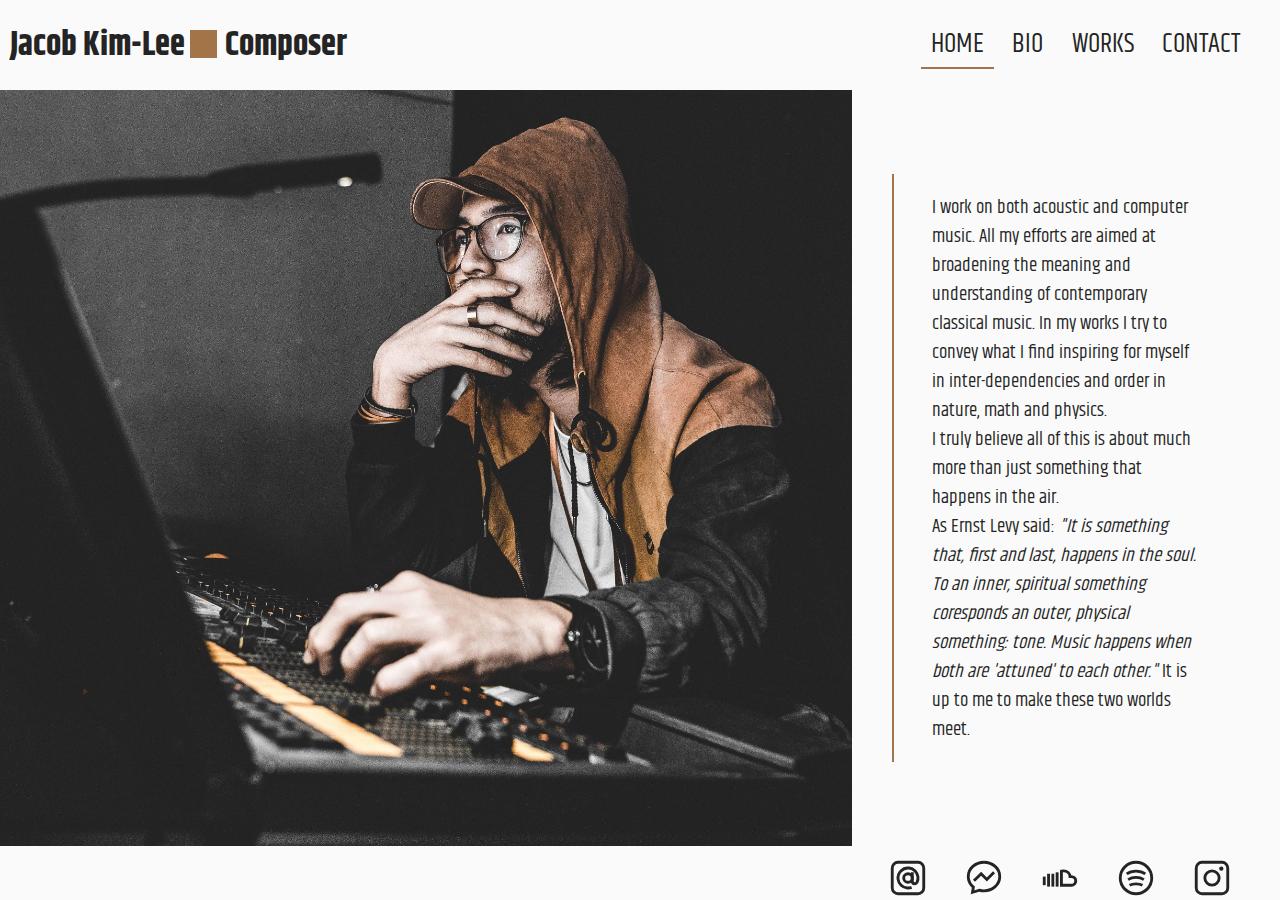
<file: index.html>
<!DOCTYPE html>
<html lang="en">
  <head>
    <meta charset="UTF-8" />
    <meta name="viewport" content="width=device-width, initial-scale=1.0" />
    <link rel="stylesheet" href="styles/base.css" />
    <link rel="icon" href="favicon.png" />
    <link
      as="style"
      rel="stylesheet preload prefetch"
      href="https://fonts.googleapis.com/css2?family=Khand:wght@300&display=swap"
      type="text/css"
    />
    <title>Jacob Kim-Lee Official Website</title>
  </head>
  <body>
    <header>
      <a href="index.html" class="logo">
        <div class="logo__box">
          <h1 class="logo__type logo__type--name">Jacob Kim-Lee</h1>
          <h1 class="logo__type">Composer</h1>
        </div>
      </a>
      <nav>
        <a href="index.html" class="nav__link nav__link--active">HOME</a>
        <a href="bio.html" class="nav__link">BIO</a>
        <a href="works.html" class="nav__link">WORKS</a>
        <a href="contact.html" class="nav__link">CONTACT</a>
      </nav>
      <button class="burger">
        <span class="burger__box">
          <span class="burger__lines"></span>
        </span>
      </button>
    </header>
    <main class="main">
      <div class="main__img main__img--home"></div>
      <a class="scroll" href="#scroll"> <div class="scroll__arrow"></div></a>
      <div class="main__note" id="scroll">
        <div class="wrapper">
          <p>
            I work on both acoustic and computer music. All my efforts are aimed
            at broadening the meaning and understanding of contemporary
            classical music. In my works I try to convey what I find inspiring
            for myself in inter-dependencies and order in nature, math and
            physics.
            <br />I truly believe all of this is about much more than just
            something that happens in the air. <br />As Ernst Levy said:
            <span class="quote"
              >"It is something that, first and last, happens in the soul. To an
              inner, spiritual something coresponds an outer, physical
              something: tone. Music happens when both are 'attuned' to each
              other." </span
            >It is up to me to make these two worlds meet.
          </p>
        </div>
      </div>
    </main>
    <footer>
      <div class="social">
        <a
          href="https://mail.google.com/mail/"
          class="social__base64 social__base64--email"
          target="_blank"
        ></a>
        <a
          href="https://www.facebook.com/"
          class="social__base64 social__base64--facebook"
          target="_blank"
        ></a>
        <a
          href="https://soundcloud.com/"
          class="social__base64 social__base64--soundcloud"
          target="_blank"
        ></a>
        <a
          href="https://play.spotify.com/"
          class="social__base64 social__base64--spotify"
          target="_blank"
        ></a>
        <a
          href="https://www.instagram.com/"
          class="social__base64 social__base64--instagram"
          target="_blank"
          class="instagram"
        ></a>
      </div>
    </footer>
    <script src="js/app.js"></script>
  </body>
</html>
</file>
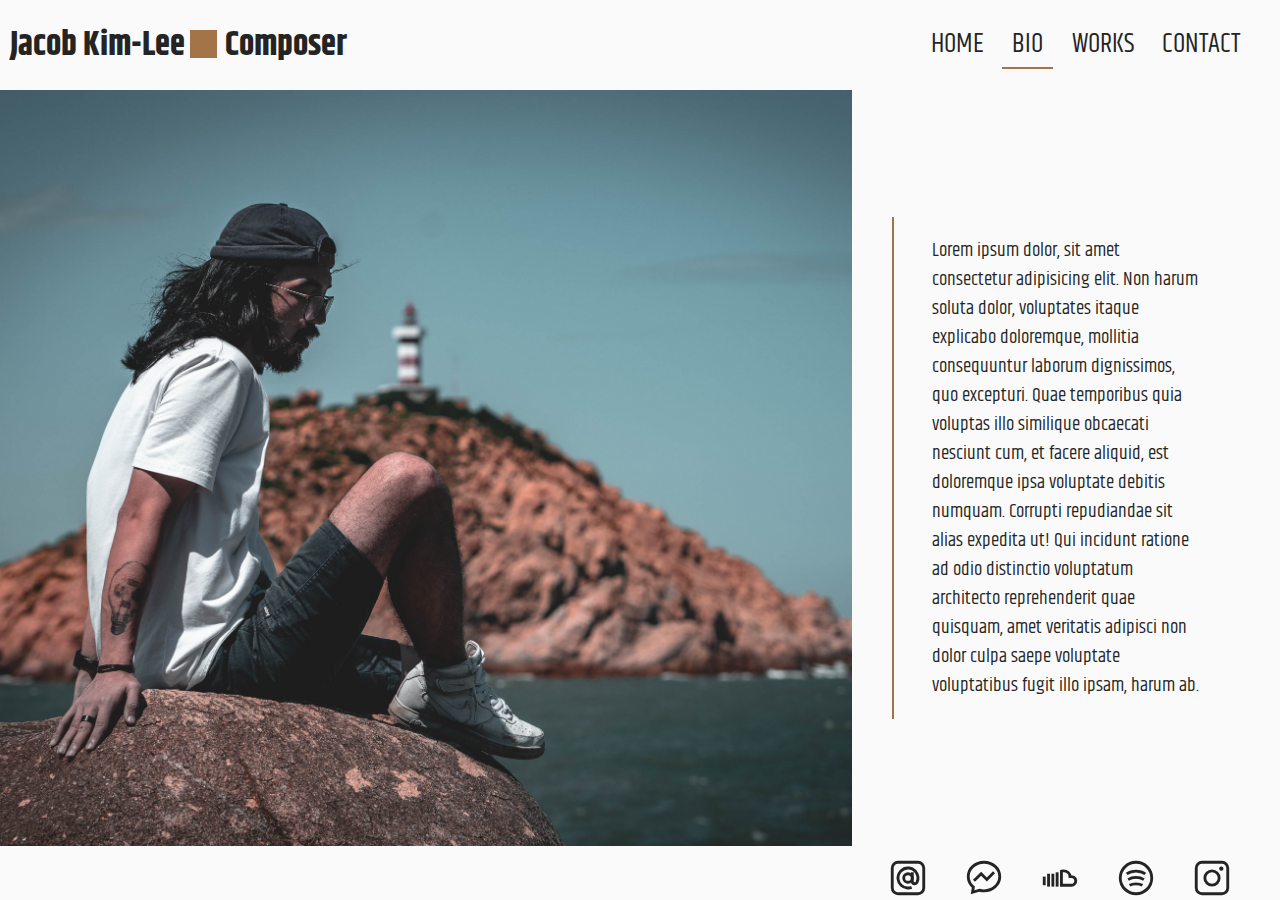
<file: bio.html>
<!DOCTYPE html>
<html lang="en">
  <head>
    <meta charset="UTF-8" />
    <meta name="viewport" content="width=device-width, initial-scale=1.0" />
    <link rel="stylesheet" href="styles/base.css" />
    <link rel="icon" href="favicon.png" />
    <link
      as="style"
      rel="stylesheet preload prefetch"
      href="https://fonts.googleapis.com/css2?family=Khand:wght@300&display=swap"
      type="text/css"
    />
    <title>Bio: Jacob Kim-Lee</title>
  </head>
  <body>
    <header>
      <a href="index.html" class="logo">
        <div class="logo__box">
          <h1 class="logo__type logo__type--name">Jacob Kim-Lee</h1>
          <h1 class="logo__type">Composer</h1>
        </div>
      </a>
      <nav>
        <a href="index.html" class="nav__link">HOME</a>
        <a href="bio.html" class="nav__link nav__link--active">BIO</a>
        <a href="works.html" class="nav__link">WORKS</a>
        <a href="contact.html" class="nav__link">CONTACT</a>
      </nav>
      <button class="burger">
        <span class="burger__box">
          <span class="burger__lines"></span>
        </span>
      </button>
    </header>
    <main class="main main--bio">
      <div class="main__img main__img--bio"></div>
      <a class="scroll" href="#scroll"> <div class="scroll__arrow"></div></a>
      <div class="main__note main__note--bio" id="scroll">
        <div class="wrapper">
          <p>
            Lorem ipsum dolor, sit amet consectetur adipisicing elit. Non harum
            soluta dolor, voluptates itaque explicabo doloremque, mollitia
            consequuntur laborum dignissimos, quo excepturi. Quae temporibus
            quia voluptas illo similique obcaecati nesciunt cum, et facere
            aliquid, est doloremque ipsa voluptate debitis numquam. Corrupti
            repudiandae sit alias expedita ut! Qui incidunt ratione ad odio
            distinctio voluptatum architecto reprehenderit quae quisquam, amet
            veritatis adipisci non dolor culpa saepe voluptate voluptatibus
            fugit illo ipsam, harum ab.
          </p>
        </div>
      </div>
    </main>
    <footer>
      <div class="social">
        <a
          href="https://mail.google.com/mail/"
          class="social__base64 social__base64--email"
          target="_blank"
        ></a>
        <a
          href="https://www.facebook.com/"
          class="social__base64 social__base64--facebook"
          target="_blank"
        ></a>
        <a
          href="https://soundcloud.com/"
          class="social__base64 social__base64--soundcloud"
          target="_blank"
        ></a>
        <a
          href="https://play.spotify.com/"
          class="social__base64 social__base64--spotify"
          target="_blank"
        ></a>
        <a
          href="https://www.instagram.com/"
          class="social__base64 social__base64--instagram"
          target="_blank"
          class="instagram"
        ></a>
      </div>
    </footer>
    <script src="js/app.js"></script>
  </body>
</html>
</file>
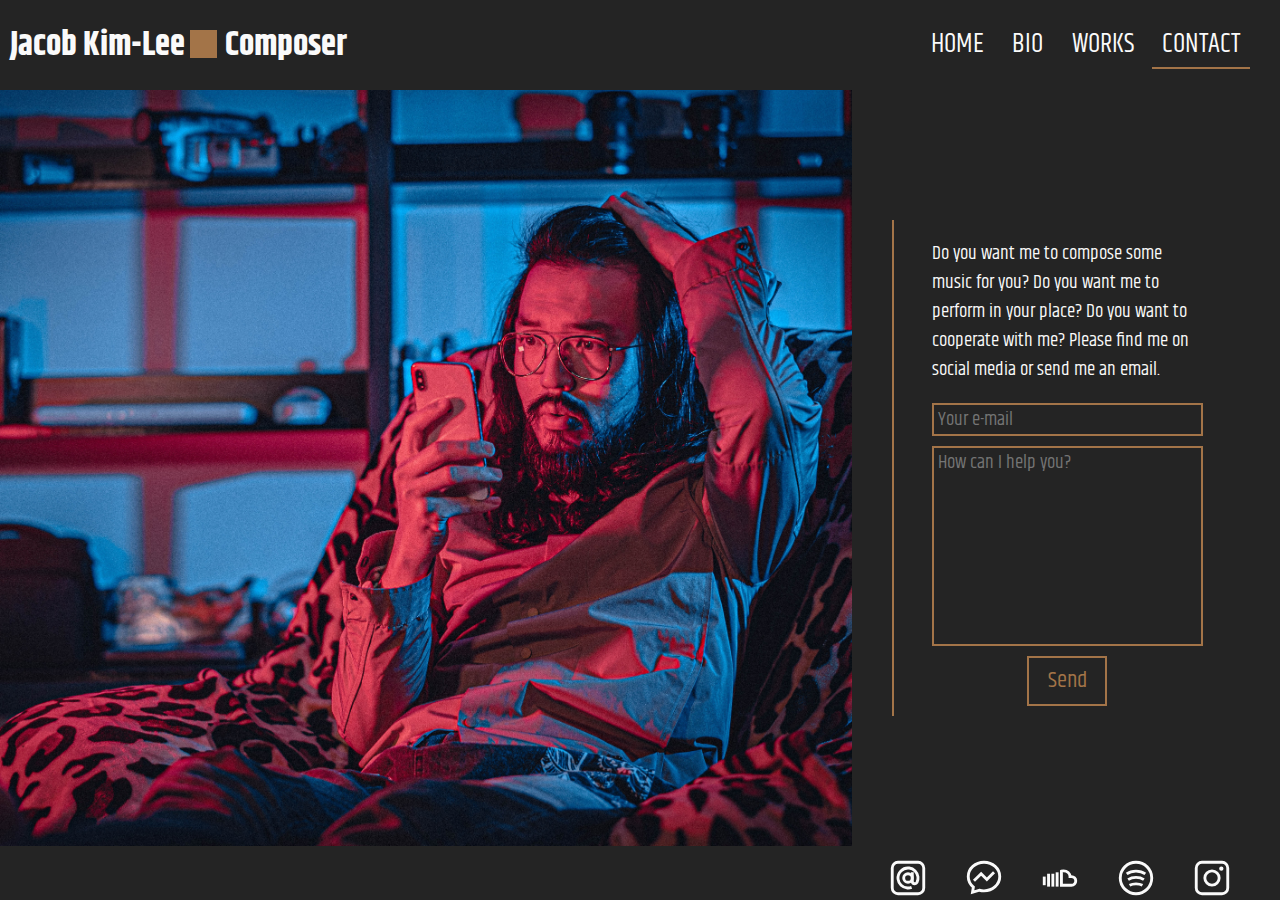
<file: contact.html>
<!DOCTYPE html>
<html lang="en">
  <head>
    <meta charset="UTF-8" />
    <meta name="viewport" content="width=device-width, initial-scale=1.0" />
    <link rel="stylesheet" href="styles/base.css" />
    <link rel="stylesheet" href="styles/contact.css" />
    <link rel="icon" href="favicon.png" />
    <script src="https://www.google.com/recaptcha/api.js" async defer></script>
    <link
      as="style"
      rel="stylesheet preload prefetch"
      href="https://fonts.googleapis.com/css2?family=Khand:wght@300&display=swap"
      type="text/css"
    />
    <title>Contact: Jacob Kim-Lee</title>
  </head>
  <body>
    <header>
      <a href="index.html" class="logo">
        <div class="logo__box">
          <h1 class="logo__type logo__type--name">Jacob Kim-Lee</h1>
          <h1 class="logo__type">Composer</h1>
        </div>
      </a>
      <nav>
        <a href="index.html" class="nav__link">HOME</a>
        <a href="bio.html" class="nav__link">BIO</a>
        <a href="works.html" class="nav__link">WORKS</a>
        <a href="contact.html" class="nav__link nav__link--active">CONTACT</a>
      </nav>
      <button class="burger">
        <span class="burger__box">
          <span class="burger__lines"></span>
        </span>
      </button>
    </header>
    <main class="main main--contact">
      <div class="main__img main__img--contact"></div>
      <a class="scroll" href="#scroll2"> <div class="scroll__arrow"></div></a>
      <div class="form" id="scroll2">
        <div class="wrapper">
          <p>
            Do you want me to compose some music for you? Do you want me to
            perform in your place? Do you want to cooperate with me? Please find
            me on social media or send me an email.
          </p>
          <form id="email-form" action="?" method="POST">
            <input
              type="email"
              name="user-email"
              placeholder=" Your e-mail"
              required
            />
            <textarea placeholder=" How can I help you?"></textarea>
            <button type="submit" class="send-button" id="submit">Send</button>
          </form>
        </div>
      </div>
    </main>
    <footer>
      <div class="social">
        <a
          href="https://mail.google.com/mail/"
          class="social__base64 social__base64--email"
          target="_blank"
        ></a>
        <a
          href="https://www.facebook.com/"
          class="social__base64 social__base64--facebook"
          target="_blank"
        ></a>
        <a
          href="https://soundcloud.com/"
          class="social__base64 social__base64--soundcloud"
          target="_blank"
        ></a>
        <a
          href="https://play.spotify.com/"
          class="social__base64 social__base64--spotify"
          target="_blank"
        ></a>
        <a
          href="https://www.instagram.com/"
          class="social__base64 social__base64--instagram"
          target="_blank"
          class="instagram"
        ></a>
      </div>
    </footer>
    <script src="js/app.js"></script>
  </body>
</html>
</file>
<file: styles/base.css>
*,
*::after,
*::before {
  -webkit-box-sizing: border-box;
          box-sizing: border-box;
}

* {
  scroll-behavior: smooth;
}

:root {
  font-size: 16px;
}

body {
  margin: 0;
  padding: 0;
  width: 100vw;
  height: 100vh;
  position: relative;
  -webkit-box-align: center;
      -ms-flex-align: center;
          align-items: center;
  font-family: "Khand", sans-serif;
  background: #fafafa;
  font-size: calc(16px + (18 - 16) * ((100vw - 1024px) / (1600 - 1024)));
  color: #242424;
}

body header {
  width: calc(100vw - 30px);
  margin: 0 20px 0 10px;
  height: 10vh;
  min-height: 50px;
  display: -webkit-box;
  display: -ms-flexbox;
  display: flex;
  -webkit-box-pack: justify;
      -ms-flex-pack: justify;
          justify-content: space-between;
  -webkit-box-align: center;
      -ms-flex-align: center;
          align-items: center;
}

body header .logo {
  text-decoration: none;
  color: #242424;
}

body header .logo__type {
  display: inline-block;
}

body header .logo__type--name::after {
  content: "";
  width: 0.8em;
  height: 0.8em;
  display: inline-block;
  margin: 0 5px;
  vertical-align: -3px;
  background: #a37448;
}

body header nav {
  margin: 0;
  padding: 10px;
  width: 27.3vw;
  display: -webkit-box;
  display: -ms-flexbox;
  display: flex;
  -webkit-box-pack: justify;
      -ms-flex-pack: justify;
          justify-content: space-between;
}

body header nav .nav__link {
  margin: 0;
  padding: 2px 10px;
  font-size: 1.6em;
  cursor: pointer;
  color: #242424;
  text-decoration: none;
  outline: none;
}

body header nav .nav__link:hover,
body header nav .nav__link:focus {
  color: #a37448;
  outline: none;
}

body header nav .nav__link--active {
  border-bottom: 2px solid #a37448;
}

.burger {
  display: none;
}

.main {
  display: -webkit-box;
  display: -ms-flexbox;
  display: flex;
  -webkit-box-pack: justify;
      -ms-flex-pack: justify;
          justify-content: space-between;
  -webkit-box-align: center;
      -ms-flex-align: center;
          align-items: center;
  font-size: 1.4em;
  height: 84vh;
}

.main .main__img {
  margin: 0;
  height: 84vh;
  width: 66.6vw;
  background-position: 70% 50%;
  background-repeat: no-repeat;
  background-attachment: scroll;
  background-size: cover;
}

.main .main__img--home {
  background-image: url("../img/composer opt.jpg");
}

.main .main__img--contact {
  background-image: url("../img/redblue.jpg");
}

.main .main__img--bio {
  background-image: url("../img/bythesea.jpg");
  background-position: 30% 50%;
}

.main .main__note,
.main .form {
  font-size: 0.8em;
  width: 33.3vw;
  display: -webkit-box;
  display: -ms-flexbox;
  display: flex;
  margin: 0 auto;
  padding: 3vw;
  -webkit-box-pack: center;
      -ms-flex-pack: center;
          justify-content: center;
  -webkit-box-align: center;
      -ms-flex-align: center;
          align-items: center;
}

.main .main__note .wrapper,
.main .form .wrapper {
  display: block;
  width: 27.3vw;
  margin: 0;
  padding: 0 3vw;
  border-left: 2px solid #a37448;
  -webkit-box-pack: center;
      -ms-flex-pack: center;
          justify-content: center;
}

.main .scroll__arrow {
  display: none;
}

.main .quote {
  font-style: italic;
}

footer {
  position: absolute;
  height: 5vh;
  width: 100vw;
  bottom: 0;
}

footer .social {
  display: -webkit-box;
  display: -ms-flexbox;
  display: flex;
  -webkit-box-align: center;
      -ms-flex-align: center;
          align-items: center;
  -webkit-box-pack: end;
      -ms-flex-pack: end;
          justify-content: flex-end;
  height: 100%;
  margin: 0 30px;
}

footer .social__base64 {
  display: block;
  height: 36px;
  width: 36px;
  margin: 10px 20px;
  background-repeat: no-repeat;
  -webkit-filter: invert(12%) sepia(0%) saturate(0%) hue-rotate(19deg) brightness(104%) contrast(96%);
          filter: invert(12%) sepia(0%) saturate(0%) hue-rotate(19deg) brightness(104%) contrast(96%);
}

footer .social__base64:hover {
  -webkit-filter: invert(45%) sepia(61%) saturate(381%) hue-rotate(348deg) brightness(94%) contrast(84%);
          filter: invert(45%) sepia(61%) saturate(381%) hue-rotate(348deg) brightness(94%) contrast(84%);
}

footer .social__base64--email {
  background-image: url([data-uri]);
}

footer .social__base64--facebook {
  background-image: url([data-uri]);
}

footer .social__base64--soundcloud {
  background-image: url([data-uri]);
}

footer .social__base64--spotify {
  background-image: url([data-uri]);
}

footer .social__base64--instagram {
  background-image: url([data-uri]);
}

@media screen and (max-width: 1024px) {
  html {
    overflow-x: hidden;
  }
  body {
    font-size: calc(16px + (18 - 16) * ((100vw - 768px) / (1024 - 768)));
    height: 200vh;
    overflow-x: hidden;
  }
  body header .logo__box {
    width: 50vw;
    padding: 1vw;
  }
  body header nav {
    position: absolute;
    padding: 0;
    right: 1vw;
    width: 50vw;
    height: 90vh;
    -webkit-box-align: center;
        -ms-flex-align: center;
            align-items: center;
    -webkit-box-pack: center;
        -ms-flex-pack: center;
            justify-content: center;
  }
  body header nav .nav__link {
    font-size: 1.6em;
    margin: 40px 0;
    padding: 0 8px;
    line-height: 36px;
    text-align: center;
    width: 25vw;
  }
  .main {
    width: 100%;
    height: auto;
    -webkit-box-orient: vertical;
    -webkit-box-direction: normal;
        -ms-flex-direction: column;
            flex-direction: column;
    margin: 0;
  }
  .main .main__img {
    width: 100vw;
    height: 90vh;
  }
  .main .main__note,
  .main .form {
    height: 100vh;
    width: 100vw;
    margin: 0;
    padding: 0;
  }
  .main .main__note .wrapper,
  .main .form .wrapper {
    margin: auto;
    width: 75vw;
  }
  .main .scroll {
    width: 100vw;
    height: 10vh;
    display: -webkit-box;
    display: -ms-flexbox;
    display: flex;
    position: absolute;
    -webkit-box-pack: center;
        -ms-flex-pack: center;
            justify-content: center;
    top: 90vh;
  }
  .main .scroll .scroll__arrow {
    position: absolute;
    margin: 0 auto;
    top: 5vh;
    display: block;
    width: 16px;
    height: 2px;
    background-color: #fafafa;
    -webkit-transform: rotate(35deg);
            transform: rotate(35deg);
    border-radius: 10%;
  }
  .main .scroll .scroll__arrow::after {
    content: "";
    position: absolute;
    display: block;
    width: 16px;
    height: 2px;
    background-color: #fafafa;
    -webkit-transform: rotate(-35deg) translate(11.8px, 0) rotate(-35deg);
            transform: rotate(-35deg) translate(11.8px, 0) rotate(-35deg);
    border-radius: 10%;
  }
  footer {
    position: absolute;
    -webkit-box-align: center;
        -ms-flex-align: center;
            align-items: center;
    bottom: 0;
  }
  footer .social {
    -ms-flex-pack: distribute;
        justify-content: space-around;
  }
  footer .social__base64 {
    height: 28px;
    width: 28px;
    margin: 0 10px;
  }
}

@media screen and (max-width: 768px) {
  body {
    font-size: calc(18px + (20 - 18) * ((100vw - 640px) / (768 - 640)));
    width: 100vw;
  }
  body header {
    color: #fafafa;
    position: absolute;
    -webkit-box-align: center;
        -ms-flex-align: center;
            align-items: center;
  }
  body header .logo {
    color: #fafafa;
  }
  body header .logo__box {
    width: 80vw;
    padding: 1vw;
    font-size: 0.8em;
  }
  body header nav {
    position: absolute;
    padding: 0;
    right: 1vw;
    width: 40vw;
    height: 90vh;
    -webkit-box-align: center;
        -ms-flex-align: center;
            align-items: center;
    -webkit-box-pack: center;
        -ms-flex-pack: center;
            justify-content: center;
    -webkit-box-orient: vertical;
    -webkit-box-direction: normal;
        -ms-flex-direction: column;
            flex-direction: column;
  }
  body header nav .nav__link--active {
    border-bottom: 0;
    border-left: 2px solid #a37448;
  }
  body header nav .nav__link {
    margin: 2vh 0;
    text-align: center;
    height: 1.2em;
    font-size: calc(36px + (40 - 36) * ((100vw - 640px) / (768 - 640)));
    width: 30vw;
    color: #fafafa;
  }
  .main {
    width: 100%;
    height: auto;
    -webkit-box-orient: vertical;
    -webkit-box-direction: normal;
        -ms-flex-direction: column;
            flex-direction: column;
    margin: 0;
  }
  .main .main__img {
    width: 100vw;
    height: 100vh;
  }
  .main .main__note,
  .main .form {
    position: relative;
    height: 100vh;
    min-height: 520px;
    width: 100vw;
    margin: 1em;
    padding: 0;
  }
  .main .main__note .wrapper,
  .main .form .wrapper {
    margin: auto;
    width: 75vw;
  }
  .scroll {
    width: 100vw;
    height: 10vh;
    display: -webkit-box;
    display: -ms-flexbox;
    display: flex;
    position: absolute;
    -webkit-box-pack: center;
        -ms-flex-pack: center;
            justify-content: center;
    top: 90vh;
  }
  .scroll .scroll__arrow {
    position: absolute;
    margin: 0 auto;
    top: 5vh;
    display: block;
    width: 16px;
    height: 2px;
    background-color: #fafafa;
    -webkit-transform: rotate(35deg);
            transform: rotate(35deg);
    border-radius: 10%;
  }
  .scroll .scroll__arrow::after {
    content: "";
    position: absolute;
    display: block;
    width: 16px;
    height: 2px;
    background-color: #fafafa;
    -webkit-transform: rotate(-35deg) translate(11.8px, 0) rotate(-35deg);
            transform: rotate(-35deg) translate(11.8px, 0) rotate(-35deg);
    border-radius: 10%;
  }
  .burger {
    padding: 10px;
    display: inline-block;
    cursor: pointer;
    background-color: transparent;
    border: 0;
    top: 0;
    right: 0;
    outline: none;
    -webkit-transition: -webkit-transform 0.4s 0.6s ease-in-out;
    transition: -webkit-transform 0.4s 0.6s ease-in-out;
    transition: transform 0.4s 0.6s ease-in-out;
    transition: transform 0.4s 0.6s ease-in-out, -webkit-transform 0.4s 0.6s ease-in-out;
  }
  .burger .burger__box {
    width: 2em;
    height: 2em;
    display: inline-block;
    position: relative;
  }
  .burger .burger__box .burger__lines {
    width: 100%;
    height: 2px;
    background-color: #fafafa;
    position: absolute;
    left: 0;
    top: 50%;
    -webkit-transform: translateY(-50%);
            transform: translateY(-50%);
    -webkit-transition: background-color 0.1s 0.4s ease-in-out;
    transition: background-color 0.1s 0.4s ease-in-out;
  }
  .burger .burger__box .burger__lines::before,
  .burger .burger__box .burger__lines::after {
    width: 100%;
    height: 2px;
    background-color: #fafafa;
    position: absolute;
    content: "";
    left: 0;
    -webkit-transition: -webkit-transform 0.2s 0.4s ease-in-out;
    transition: -webkit-transform 0.2s 0.4s ease-in-out;
    transition: transform 0.2s 0.4s ease-in-out;
    transition: transform 0.2s 0.4s ease-in-out, -webkit-transform 0.2s 0.4s ease-in-out;
  }
  .burger .burger__box .burger__lines::before {
    top: -0.6em;
  }
  .burger .burger__box .burger__lines::after {
    top: 0.6em;
  }
  nav {
    -webkit-transition: -webkit-transform 0.4s 0.4s ease-in-out;
    transition: -webkit-transform 0.4s 0.4s ease-in-out;
    transition: transform 0.4s 0.4s ease-in-out;
    transition: transform 0.4s 0.4s ease-in-out, -webkit-transform 0.4s 0.4s ease-in-out;
  }
  nav .nav__link {
    -webkit-transition: -webkit-transform 0.4s 0.6s ease-in-out;
    transition: -webkit-transform 0.4s 0.6s ease-in-out;
    transition: transform 0.4s 0.6s ease-in-out;
    transition: transform 0.4s 0.6s ease-in-out, -webkit-transform 0.4s 0.6s ease-in-out;
  }
  .burger--active {
    -webkit-animation: burgerAnim 0.8s 1 running forwards;
            animation: burgerAnim 0.8s 1 running forwards;
    -webkit-animation-timing-function: cubic-bezier(1, -0.5, 0.5, 1.46);
            animation-timing-function: cubic-bezier(1, -0.5, 0.5, 1.46);
  }
  .burger--active .burger__box .burger__lines {
    background-color: transparent;
  }
  .burger--active .burger__box .burger__lines::before {
    -webkit-transform: translateY(0.6em) rotate(45deg);
            transform: translateY(0.6em) rotate(45deg);
  }
  .burger--active .burger__box .burger__lines::after {
    -webkit-transform: translateY(-0.6em) rotate(-45deg);
            transform: translateY(-0.6em) rotate(-45deg);
  }
  @-webkit-keyframes burgerAnim {
    to {
      -webkit-transform: rotate(180deg) translateY(2px);
              transform: rotate(180deg) translateY(2px);
    }
  }
  @keyframes burgerAnim {
    to {
      -webkit-transform: rotate(180deg) translateY(2px);
              transform: rotate(180deg) translateY(2px);
    }
  }
  nav {
    -webkit-transform: translate(120%, 0%);
            transform: translate(120%, 0%);
    height: 100vh;
    width: 100px;
    -webkit-clip-path: polygon(0% 12%, 77% 12%, 84.5% 10%, 92% 12%, 100% 12%, 100% 100%, 0% 100%);
            clip-path: polygon(0% 12%, 77% 12%, 84.5% 10%, 92% 12%, 100% 12%, 100% 100%, 0% 100%);
    background-color: rgba(36, 36, 36, 0.5);
    position: absolute;
    top: 0;
    right: 0;
  }
  .nav--active {
    -webkit-transform: translate(0);
            transform: translate(0);
  }
  footer {
    position: -webkit-sticky;
    position: sticky;
    height: 3em;
    background-color: #fafafa;
  }
  footer .social__base64 {
    height: 1.6em;
    width: 1.6em;
  }
}

@media screen and (max-width: 640px) {
  body {
    font-size: calc(14px + (20 - 14) * ((100vw - 400px) / (640 - 400)));
  }
  footer .social {
    -ms-flex-pack: distribute;
        justify-content: space-around;
  }
  footer .social__base64 {
    margin: 0 10px;
  }
}

@media screen and (max-width: 400px) {
  body {
    font-size: calc(10px + (14 - 10) * ((100vw - 320px) / (400 - 320)));
  }
}

@media screen and (max-width: 319px) {
  body {
    width: 320px;
    font-size: 12px;
  }
  body header {
    width: 300px;
    height: 60px;
  }
  body header .logo {
    font-size: 10px;
    width: 260px;
    padding: 3px 2px;
  }
  body header nav {
    width: 240px;
    height: 500px;
    right: 3px;
  }
  body header nav .nav__link {
    margin: 24px 0;
  }
  body header .burger {
    right: 10px;
  }
  .main {
    font-size: 10px;
  }
  .main .main__img {
    width: 320px;
  }
  .main .main-note,
  .main .form {
    width: 320px;
  }
  .main .main-note .wrapper,
  .main .form .wrapper {
    font-size: 10px;
    width: 240px;
  }
  .main .scroll {
    display: none;
  }
  footer {
    height: 20px;
    width: 320px;
    margin-bottom: 5px;
  }
}
/*# sourceMappingURL=base.css.map */
</file>
<file: styles/contact.css>
body {
  background: #242424;
  color: #fafafa;
}

body header .logo__type,
body header nav .nav__link {
  color: #fafafa;
}

input,
textarea,
select,
.send-button {
  display: block;
  width: 100%;
  padding: 0;
  margin: 0 0 10px;
  -webkit-box-sizing: border-box;
          box-sizing: border-box;
  font-size: 1em;
  border: 2px solid #a37448;
}

input {
  outline: none !important;
  font-family: Khand, sans-serif;
  color: #fafafa;
  opacity: 1;
  background: #242424;
  display: block;
  margin-bottom: 10px;
  padding: 0;
}

textarea {
  outline: none !important;
  font-family: Khand, sans-serif;
  color: #fafafa;
  opacity: 1;
  background: #242424;
  height: 200px;
  resize: none;
  overflow: auto;
}

input:placeholder-shown,
textarea:placeholder-shown,
input:focus,
textarea:focus,
input:active,
textarea:active {
  outline: none !important;
  font-family: Khand, sans-serif;
  color: #fafafa;
  opacity: 1;
  background: #242424;
}

.send-button {
  display: block;
  -ms-grid-column-align: center;
      justify-self: center;
  text-align: center;
  width: 80px;
  height: 50px;
  background: #242424;
  border: none;
  border: 2px solid #a37448;
  color: #a37448;
  font-family: Khand, sans-serif;
  font-size: 1.2em;
  cursor: pointer;
  margin: 10px auto;
}

.send-button:hover {
  background: #a37448;
  color: #fafafa;
}

p::-moz-selection {
  background: #a37448;
  color: #fafafa;
}

p::selection {
  background: #a37448;
  color: #fafafa;
}

footer .social__base64 {
  -webkit-filter: invert(99%) sepia(81%) saturate(350%) hue-rotate(173deg) brightness(117%) contrast(96%);
          filter: invert(99%) sepia(81%) saturate(350%) hue-rotate(173deg) brightness(117%) contrast(96%);
}
/*# sourceMappingURL=contact.css.map */
</file>
